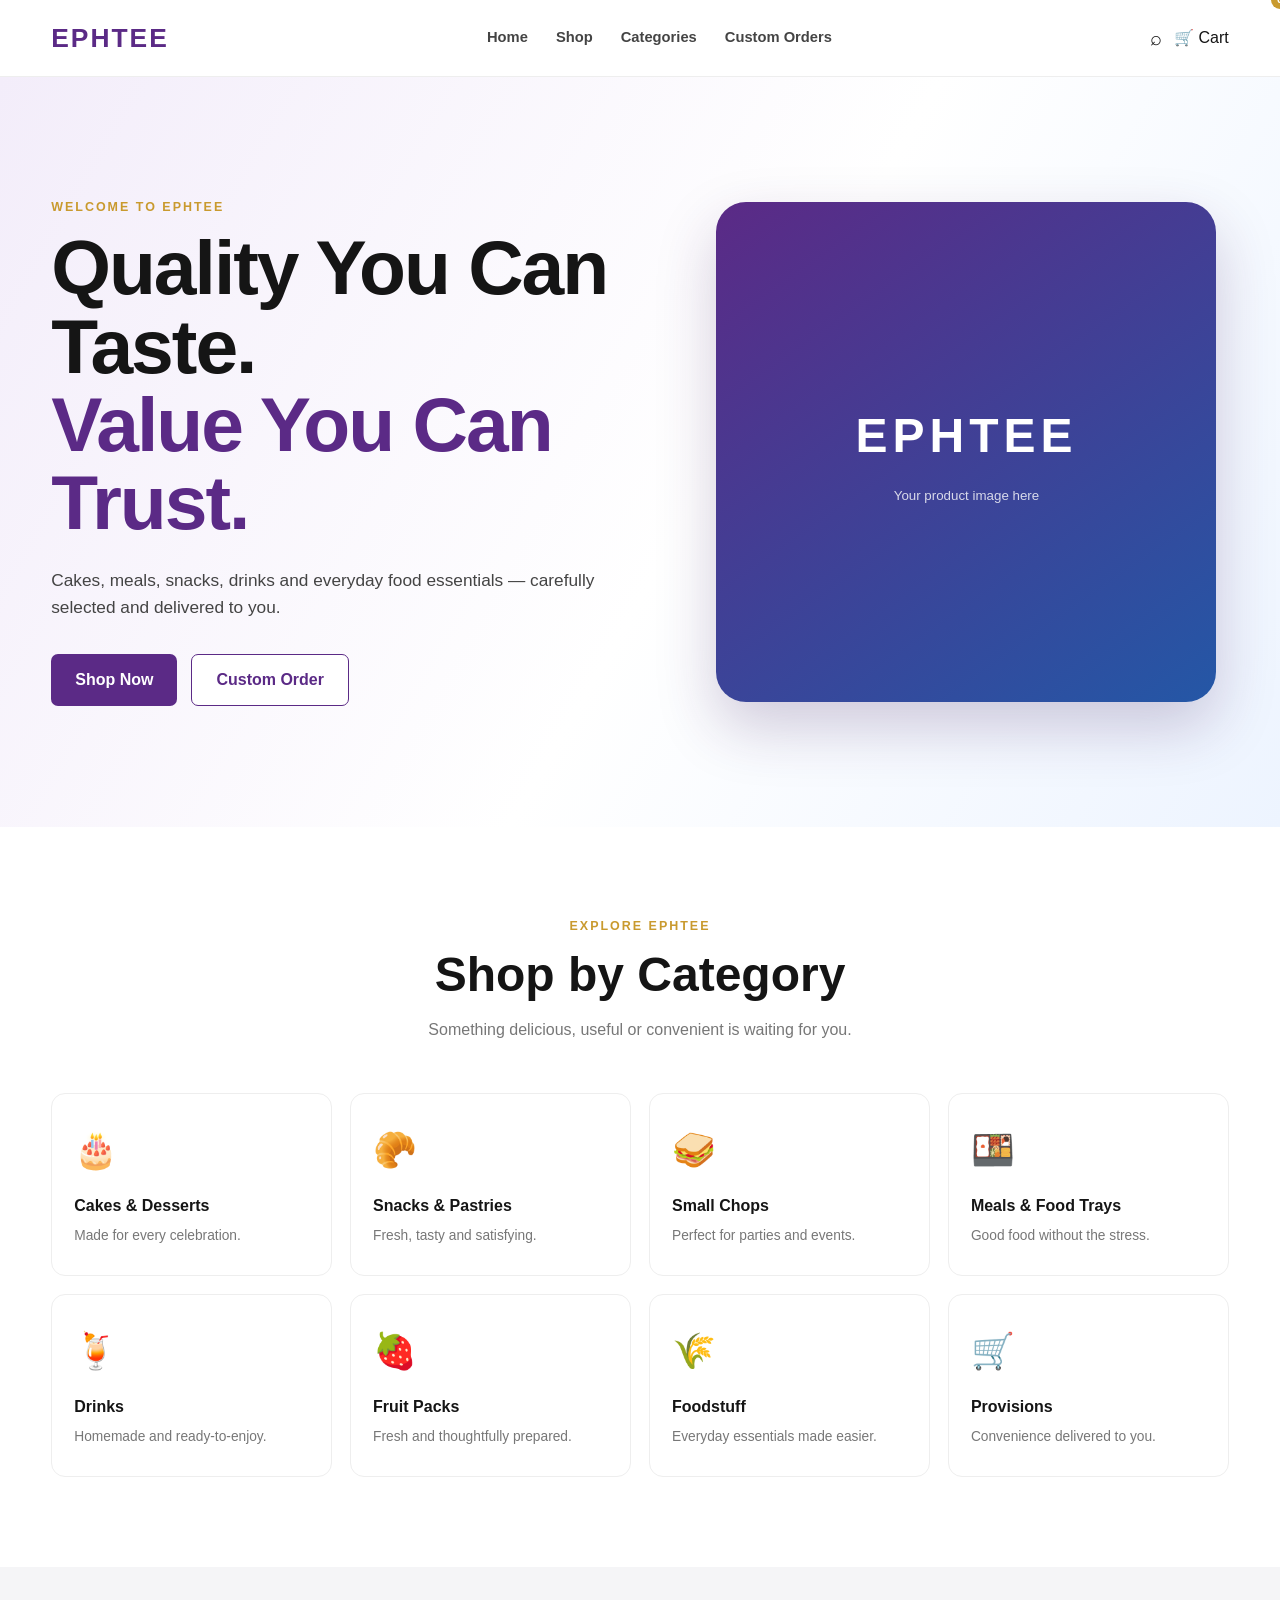
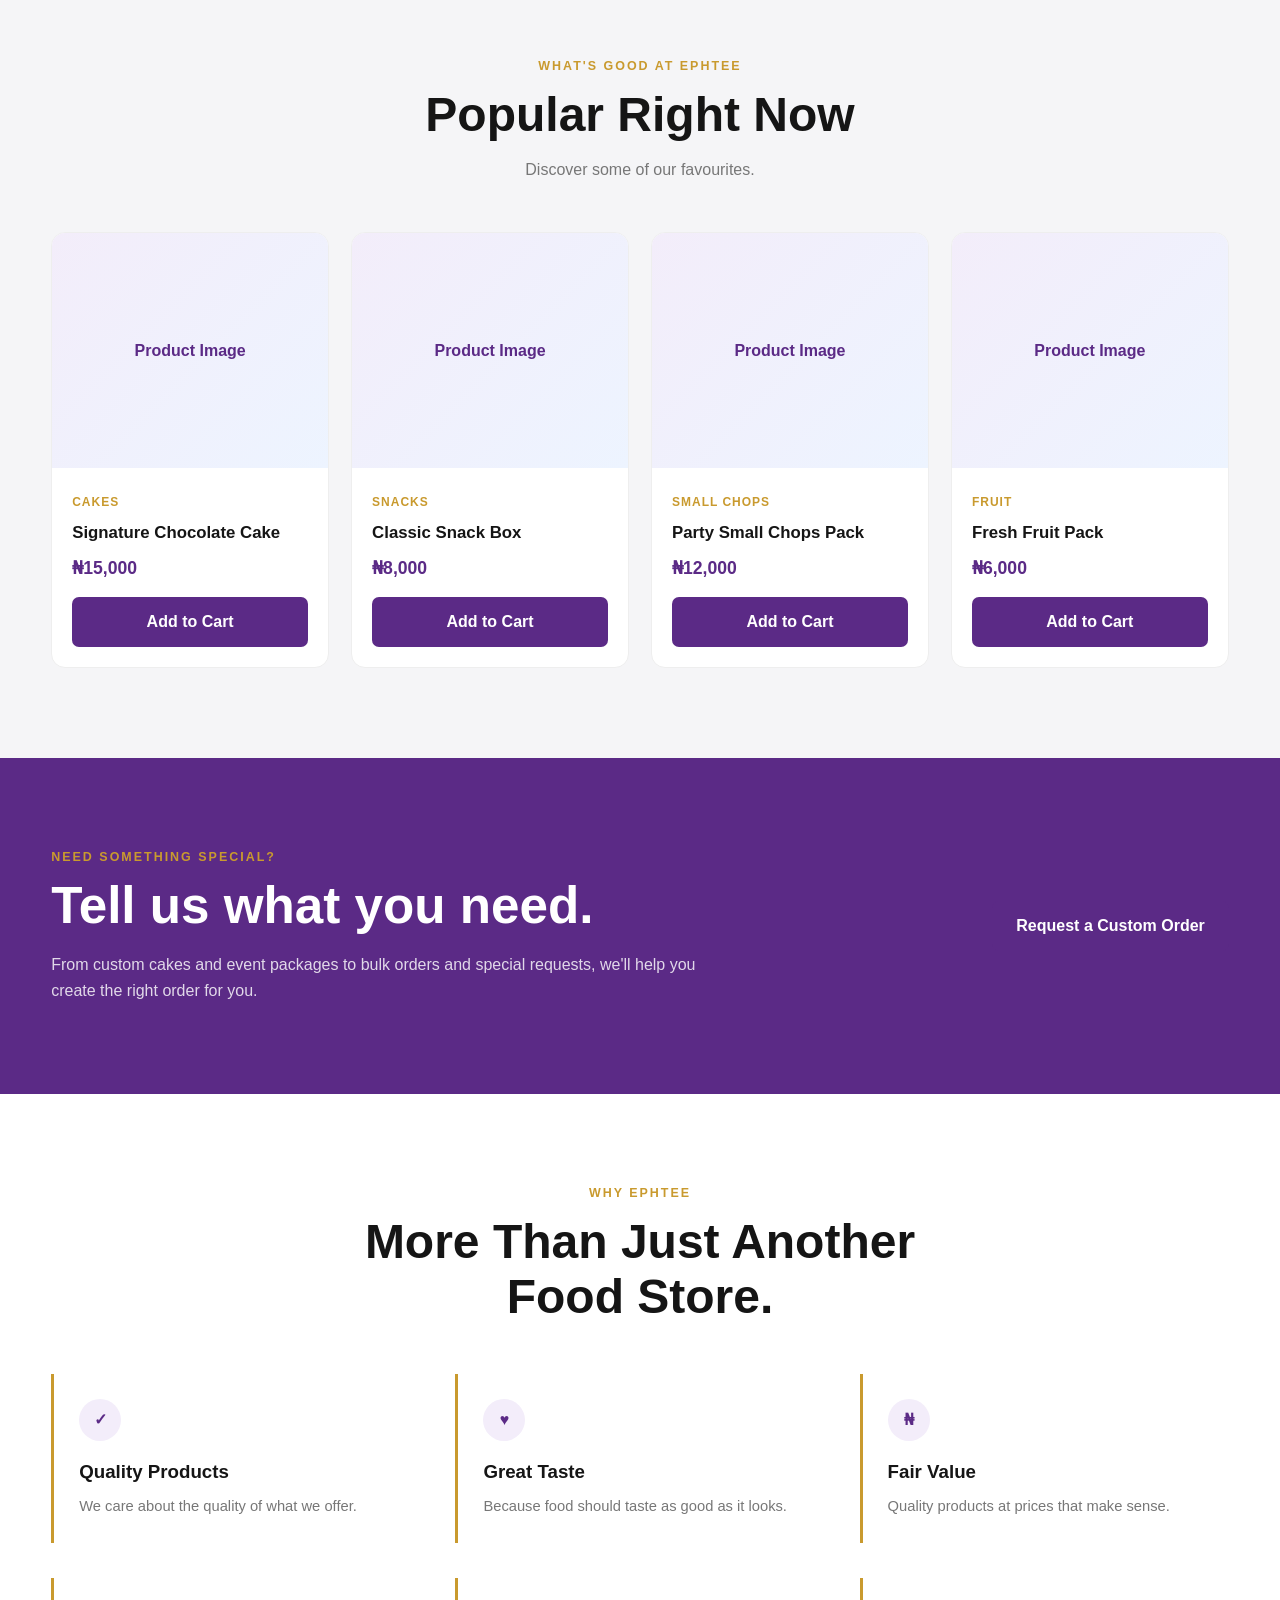
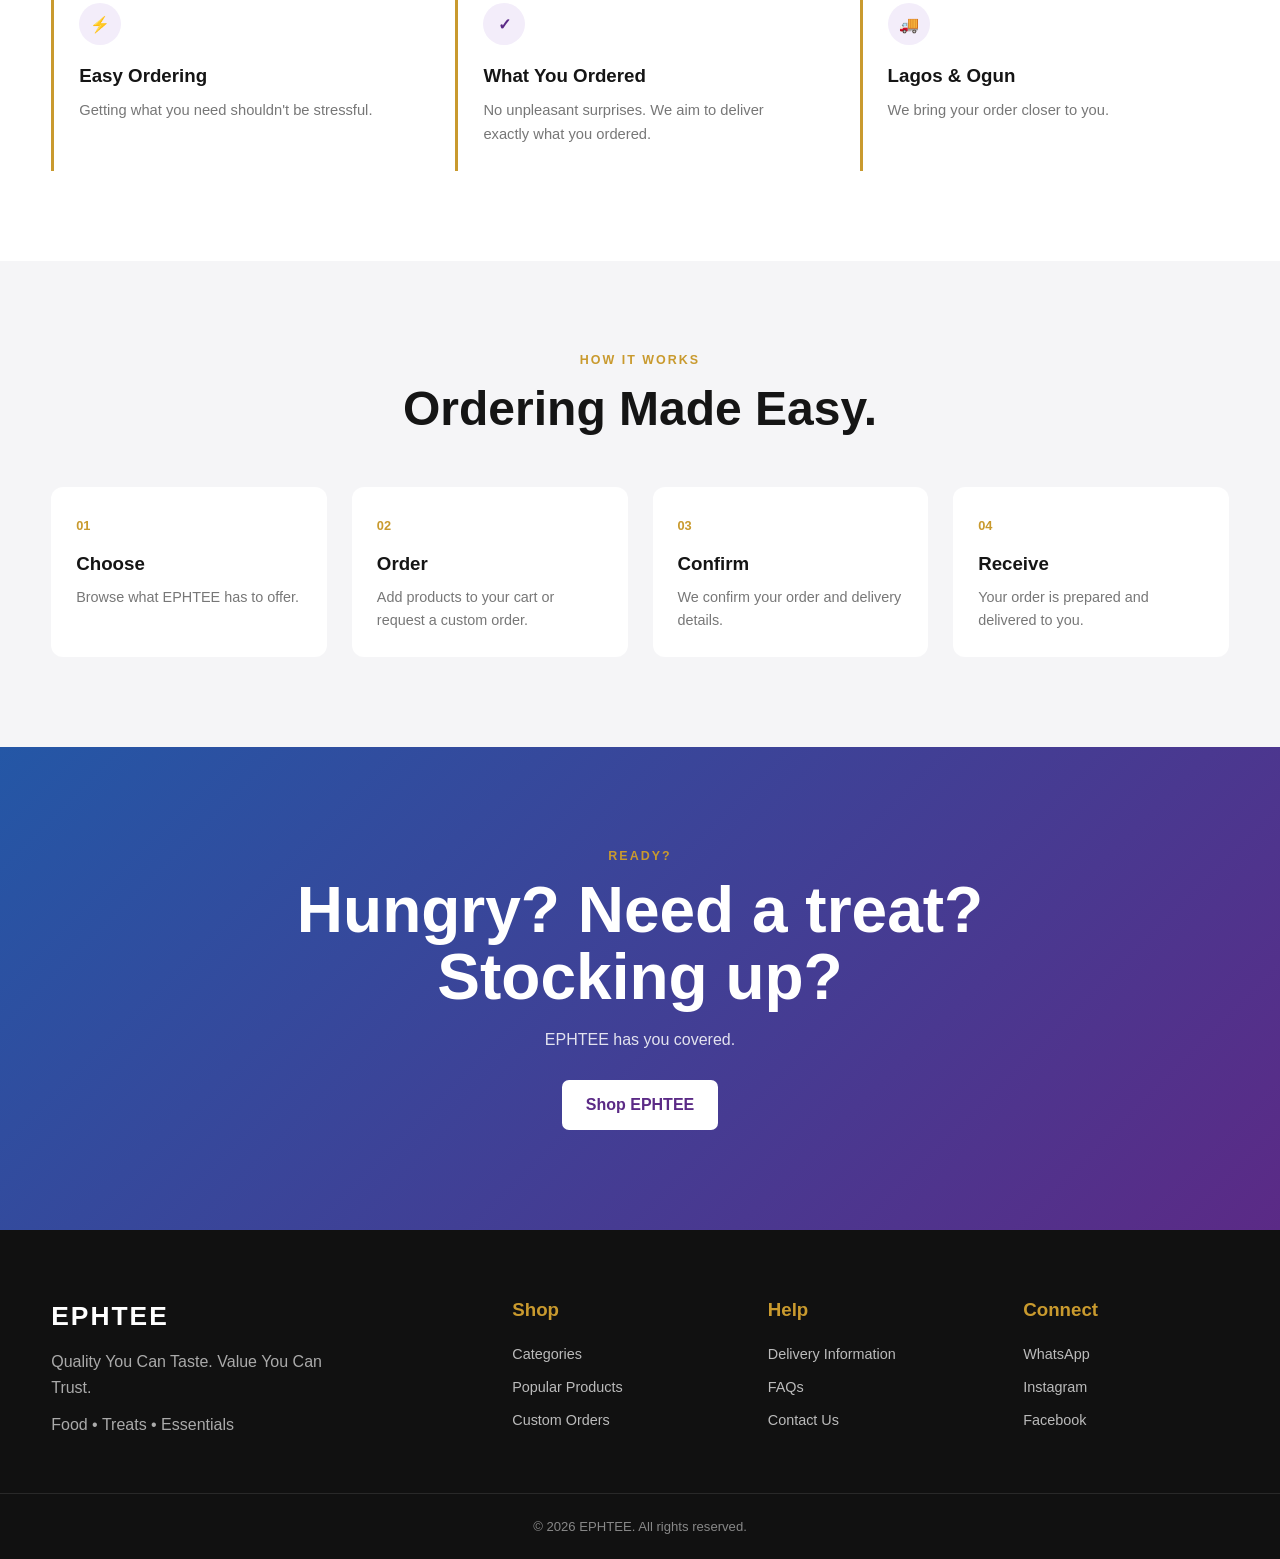
<file: index.html>
<!DOCTYPE html>
<html lang="en">
<head>
    <meta charset="UTF-8">
    <meta name="viewport" content="width=device-width, initial-scale=1.0">

    <title>EPHTEE | Quality You Can Taste. Value You Can Trust.</title>

    <link rel="stylesheet" href="css/style.css">
</head>

<body>

    <!-- HEADER -->
    <header class="header">
        <div class="container header-content">

            <a href="index.html" class="logo">EPHTEE</a>

            <nav class="nav">
                <a href="#home">Home</a>
                <a href="shop.html">Shop</a>
                <a href="#categories">Categories</a>
                <a href="custom-order.html">Custom Orders</a>
            </nav>

            <div class="header-actions">
                <button class="search-btn" aria-label="Search">⌕</button>
                <a href="cart.html" class="cart-button">
                    
                 🛒 Cart
                    
                  <span class="cart-count">
                 0
                 </span>
                    
                </a>
            </div>

        </div>
    </header>


    <main>

        <!-- HERO SECTION -->
        <section id="home" class="hero">
            <div class="container hero-content">

                <div class="hero-text">

                    <p class="eyebrow">WELCOME TO EPHTEE</p>

                    <h1>
                        Quality You Can Taste.
                        <span>Value You Can Trust.</span>
                    </h1>

                    <p class="hero-description">
                        Cakes, meals, snacks, drinks and everyday food
                        essentials — carefully selected and delivered to you.
                    </p>

                    <div class="hero-buttons">
                        <a href="shop.html" class="btn btn-primary">
                            Shop Now
                        </a>

                        <a href="custom-order.html" class="btn btn-secondary">
                    Custom Order
                    </a>
                    </div>

                </div>

                <div class="hero-image">
                    <div class="image-placeholder">
                        <span>EPHTEE</span>
                        <small>Your product image here</small>
                    </div>
                </div>

            </div>
        </section>


        <!-- CATEGORIES -->
        <section id="categories" class="categories section">

            <div class="container">

                <div class="section-heading">
                    <p class="eyebrow">EXPLORE EPHTEE</p>
                    <h2>Shop by Category</h2>
                    <p>
                        Something delicious, useful or convenient
                        is waiting for you.
                    </p>
                </div>


                <div class="category-grid">

                    <a href="#shop" class="category-card">
                        <div class="category-icon">🎂</div>
                        <h3>Cakes & Desserts</h3>
                        <p>Made for every celebration.</p>
                    </a>

                    <a href="#shop" class="category-card">
                        <div class="category-icon">🥐</div>
                        <h3>Snacks & Pastries</h3>
                        <p>Fresh, tasty and satisfying.</p>
                    </a>

                    <a href="#shop" class="category-card">
                        <div class="category-icon">🥪</div>
                        <h3>Small Chops</h3>
                        <p>Perfect for parties and events.</p>
                    </a>

                    <a href="#shop" class="category-card">
                        <div class="category-icon">🍱</div>
                        <h3>Meals & Food Trays</h3>
                        <p>Good food without the stress.</p>
                    </a>

                    <a href="#shop" class="category-card">
                        <div class="category-icon">🍹</div>
                        <h3>Drinks</h3>
                        <p>Homemade and ready-to-enjoy.</p>
                    </a>

                    <a href="#shop" class="category-card">
                        <div class="category-icon">🍓</div>
                        <h3>Fruit Packs</h3>
                        <p>Fresh and thoughtfully prepared.</p>
                    </a>

                    <a href="#shop" class="category-card">
                        <div class="category-icon">🌾</div>
                        <h3>Foodstuff</h3>
                        <p>Everyday essentials made easier.</p>
                    </a>

                    <a href="#shop" class="category-card">
                        <div class="category-icon">🛒</div>
                        <h3>Provisions</h3>
                        <p>Convenience delivered to you.</p>
                    </a>

                </div>

            </div>

        </section>


        <!-- FEATURED PRODUCTS -->
        <section id="shop" class="products section">

            <div class="container">

                <div class="section-heading">
                    <p class="eyebrow">WHAT'S GOOD AT EPHTEE</p>
                    <h2>Popular Right Now</h2>
                    <p>
                        Discover some of our favourites.
                    </p>
                </div>


                <div class="product-grid">

                    <article class="product-card">

                        <div class="product-image">
                            <span>Product Image</span>
                        </div>

                        <div class="product-info">
                            <span class="product-category">Cakes</span>

                            <h3>Signature Chocolate Cake</h3>

                            <p class="product-price">
                                ₦15,000
                            </p>

                            <button class="btn btn-product">
                                Add to Cart
                            </button>
                        </div>

                    </article>


                    <article class="product-card">

                        <div class="product-image">
                            <span>Product Image</span>
                        </div>

                        <div class="product-info">
                            <span class="product-category">Snacks</span>

                            <h3>Classic Snack Box</h3>

                            <p class="product-price">
                                ₦8,000
                            </p>

                            <button class="btn btn-product">
                                Add to Cart
                            </button>
                        </div>

                    </article>


                    <article class="product-card">

                        <div class="product-image">
                            <span>Product Image</span>
                        </div>

                        <div class="product-info">
                            <span class="product-category">Small Chops</span>

                            <h3>Party Small Chops Pack</h3>

                            <p class="product-price">
                                ₦12,000
                            </p>

                            <button class="btn btn-product">
                                Add to Cart
                            </button>
                        </div>

                    </article>


                    <article class="product-card">

                        <div class="product-image">
                            <span>Product Image</span>
                        </div>

                        <div class="product-info">
                            <span class="product-category">Fruit</span>

                            <h3>Fresh Fruit Pack</h3>

                            <p class="product-price">
                                ₦6,000
                            </p>

                            <button class="btn btn-product">
                                Add to Cart
                            </button>
                        </div>

                    </article>

                </div>

            </div>

        </section>


        <!-- CUSTOM ORDERS -->
        <section id="custom-order" class="custom-order section">

            <div class="container custom-order-content">

                <div>
                    <p class="eyebrow">NEED SOMETHING SPECIAL?</p>

                    <h2>
                        Tell us what you need.
                    </h2>

                    <p>
                        From custom cakes and event packages to bulk
                        orders and special requests, we'll help you
                        create the right order for you.
                    </p>
                </div>

                <a href="custom-order.html" class="btn btn-primary">
                 Request a Custom Order
                </a>

            </div>

        </section>


        <!-- WHY EPHTEE -->
        <section class="why-ephtee section">

            <div class="container">

                <div class="section-heading">
                    <p class="eyebrow">WHY EPHTEE</p>
                    <h2>More Than Just Another Food Store.</h2>
                </div>


                <div class="benefits-grid">

                    <div class="benefit">
                        <div class="benefit-icon">✓</div>
                        <h3>Quality Products</h3>
                        <p>
                            We care about the quality of what we offer.
                        </p>
                    </div>

                    <div class="benefit">
                        <div class="benefit-icon">♥</div>
                        <h3>Great Taste</h3>
                        <p>
                            Because food should taste as good as it looks.
                        </p>
                    </div>

                    <div class="benefit">
                        <div class="benefit-icon">₦</div>
                        <h3>Fair Value</h3>
                        <p>
                            Quality products at prices that make sense.
                        </p>
                    </div>

                    <div class="benefit">
                        <div class="benefit-icon">⚡</div>
                        <h3>Easy Ordering</h3>
                        <p>
                            Getting what you need shouldn't be stressful.
                        </p>
                    </div>

                    <div class="benefit">
                        <div class="benefit-icon">✓</div>
                        <h3>What You Ordered</h3>
                        <p>
                            No unpleasant surprises. We aim to deliver
                            exactly what you ordered.
                        </p>
                    </div>

                    <div class="benefit">
                        <div class="benefit-icon">🚚</div>
                        <h3>Lagos & Ogun</h3>
                        <p>
                            We bring your order closer to you.
                        </p>
                    </div>

                </div>

            </div>

        </section>


        <!-- HOW IT WORKS -->
        <section class="how-it-works section">

            <div class="container">

                <div class="section-heading">
                    <p class="eyebrow">HOW IT WORKS</p>
                    <h2>Ordering Made Easy.</h2>
                </div>


                <div class="steps">

                    <div class="step">
                        <span>01</span>
                        <h3>Choose</h3>
                        <p>Browse what EPHTEE has to offer.</p>
                    </div>

                    <div class="step">
                        <span>02</span>
                        <h3>Order</h3>
                        <p>Add products to your cart or request a custom order.</p>
                    </div>

                    <div class="step">
                        <span>03</span>
                        <h3>Confirm</h3>
                        <p>We confirm your order and delivery details.</p>
                    </div>

                    <div class="step">
                        <span>04</span>
                        <h3>Receive</h3>
                        <p>Your order is prepared and delivered to you.</p>
                    </div>

                </div>

            </div>

        </section>


        <!-- FINAL CTA -->
        <section class="final-cta">

            <div class="container">

                <p class="eyebrow">READY?</p>

                <h2>
                    Hungry? Need a treat?
                    <br>
                    Stocking up?
                </h2>

                <p>
                    EPHTEE has you covered.
                </p>

                <a href="#shop" class="btn btn-light">
                    Shop EPHTEE
                </a>

            </div>

        </section>

    </main>


    <!-- FOOTER -->
    <footer class="footer">

        <div class="container footer-content">

            <div class="footer-brand">

                <a href="index.html" class="logo">EPHTEE</a>

                <p>
                    Quality You Can Taste.
                    Value You Can Trust.
                </p>

                <p>
                    Food • Treats • Essentials
                </p>

            </div>


            <div class="footer-links">

                <h3>Shop</h3>

                <a href="#categories">Categories</a>
                <a href="#shop">Popular Products</a>
                <a href="#custom-order">Custom Orders</a>

            </div>


            <div class="footer-links">

                <h3>Help</h3>

                <a href="#">Delivery Information</a>
                <a href="#">FAQs</a>
                <a href="#">Contact Us</a>

            </div>


            <div class="footer-links">

                <h3>Connect</h3>

                <a href="#">WhatsApp</a>
                <a href="#">Instagram</a>
                <a href="#">Facebook</a>

            </div>

        </div>


        <div class="footer-bottom">

            <p>
                © 2026 EPHTEE. All rights reserved.
            </p>

        </div>

    </footer>


    <script src="js/script.js"></script>

</body>
</html>
</file>
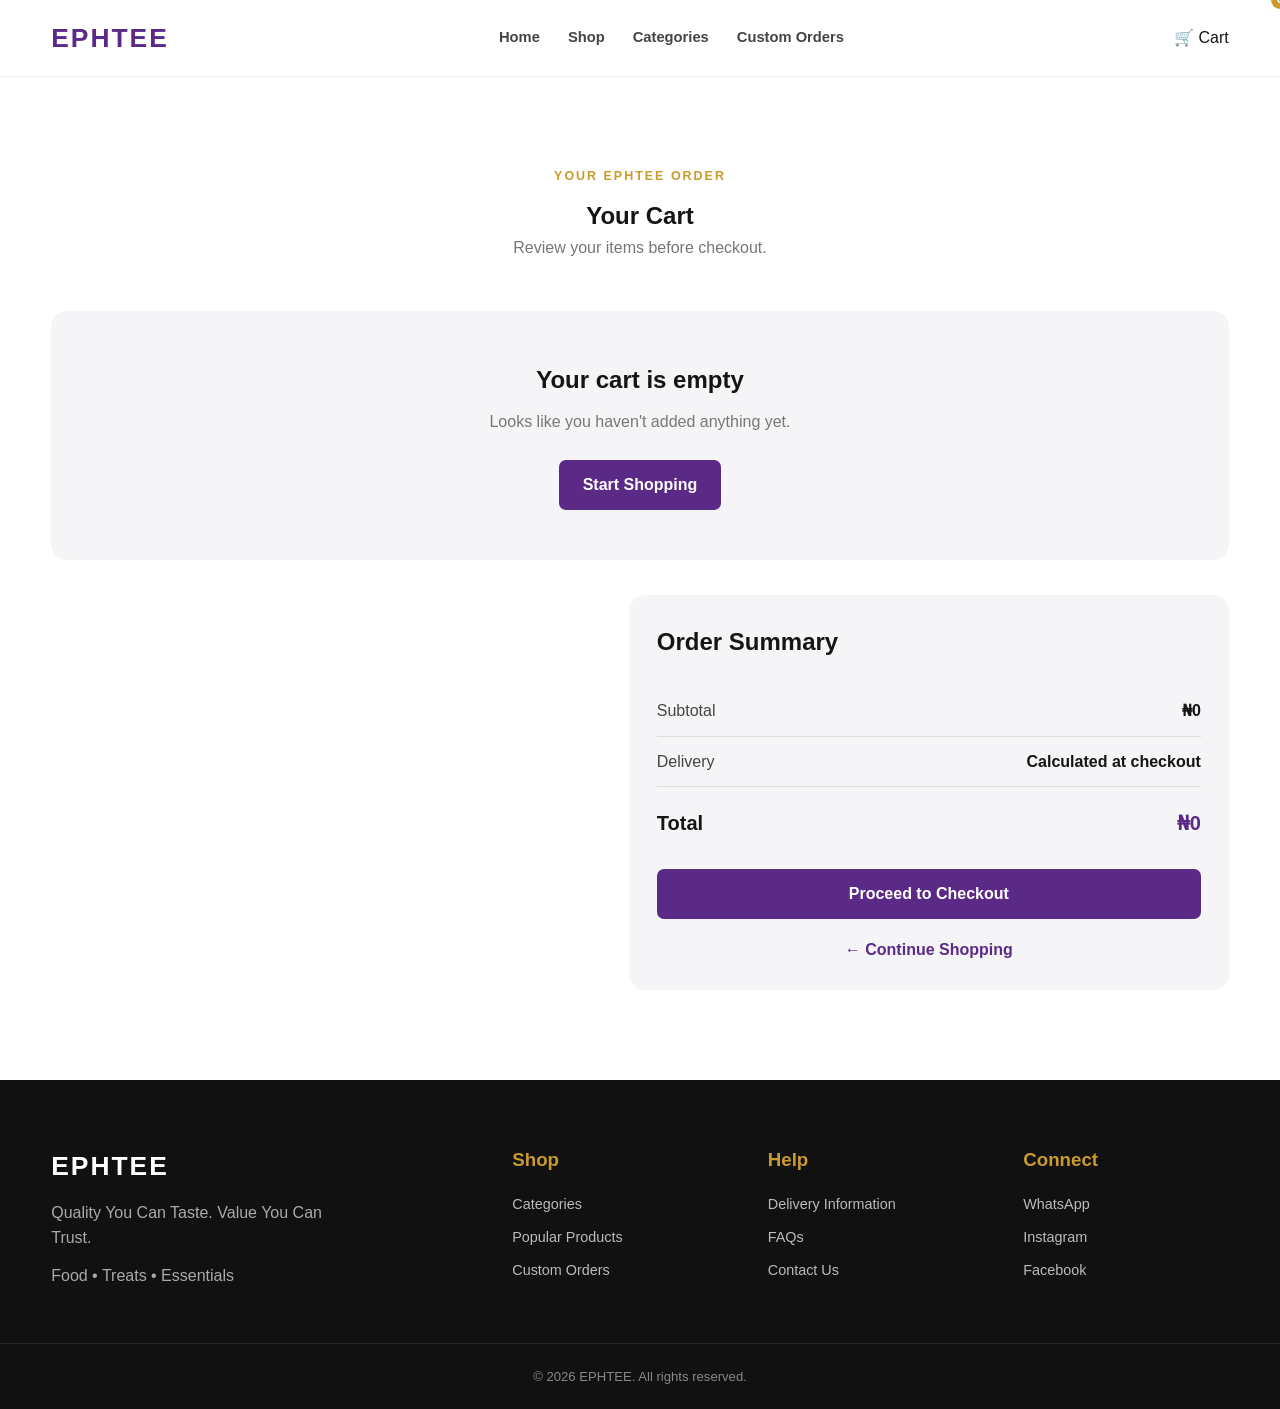
<file: cart.html>
<!DOCTYPE html>
<html lang="en">

<head>

    <meta charset="UTF-8">

    <meta name="viewport"
          content="width=device-width, initial-scale=1.0">

    <title>EPHTEE | Your Cart</title>

    <link rel="stylesheet" href="css/style.css">

</head>


<body>


    <!-- HEADER -->
    <header class="header">

        <div class="container header-content">

            <a href="index.html" class="logo">
                EPHTEE
            </a>


            <nav class="nav">

                <a href="index.html">Home</a>

                <a href="index.html#shop">Shop</a>

                <a href="index.html#categories">
                    Categories
                </a>

                <a href="index.html#custom-order">
                    Custom Orders
                </a>

            </nav>


            <a href="cart.html" class="cart-button">

                🛒 Cart

                <span class="cart-count">
                    0
                </span>

            </a>

        </div>

    </header>



    <!-- CART PAGE -->
    <main>

        <section class="cart-page section">

            <div class="container">


                <div class="section-heading">

                    <p class="eyebrow">
                        YOUR EPHTEE ORDER
                    </p>

                    <h1>
                        Your Cart
                    </h1>

                    <p>
                        Review your items before checkout.
                    </p>

                </div>



                <!-- CART ITEMS -->

                <div id="cart-items">

                    <!-- JavaScript will display cart items here -->

                </div>



                <!-- CART SUMMARY -->

                <div class="cart-summary">

                    <h2>
                        Order Summary
                    </h2>


                    <div class="cart-summary-row">

                        <span>
                            Subtotal
                        </span>

                        <strong id="cart-subtotal">
                            ₦0
                        </strong>

                    </div>


                    <div class="cart-summary-row">

                        <span>
                            Delivery
                        </span>

                        <strong>
                            Calculated at checkout
                        </strong>

                    </div>


                    <div class="cart-summary-total">

                        <span>
                            Total
                        </span>

                        <strong id="cart-total">
                            ₦0
                        </strong>

                    </div>


                    <a
                    href="checkout.html"
                  class="btn btn-primary"
                 id="checkout-button">

                   Proceed to Checkout

                    </a>


                    <a
                        href="index.html#shop"
                        class="continue-shopping">

                        ← Continue Shopping

                    </a>

                </div>


            </div>

        </section>

    </main>



    <!-- FOOTER -->
    <footer class="footer">

        <div class="container footer-content">


            <div class="footer-brand">

                <a href="index.html" class="logo">
                    EPHTEE
                </a>

                <p>
                    Quality You Can Taste.
                    Value You Can Trust.
                </p>

                <p>
                    Food • Treats • Essentials
                </p>

            </div>


            <div class="footer-links">

                <h3>Shop</h3>

                <a href="index.html#categories">
                    Categories
                </a>

                <a href="index.html#shop">
                    Popular Products
                </a>

                <a href="index.html#custom-order">
                    Custom Orders
                </a>

            </div>


            <div class="footer-links">

                <h3>Help</h3>

                <a href="#">
                    Delivery Information
                </a>

                <a href="#">
                    FAQs
                </a>

                <a href="#">
                    Contact Us
                </a>

            </div>


            <div class="footer-links">

                <h3>Connect</h3>

                <a href="#">
                    WhatsApp
                </a>

                <a href="#">
                    Instagram
                </a>

                <a href="#">
                    Facebook
                </a>

            </div>

        </div>


        <div class="footer-bottom">

            <p>
                © 2026 EPHTEE. All rights reserved.
            </p>

        </div>

    </footer>



    <script src="js/script.js"></script>

</body>

</html>
</file>
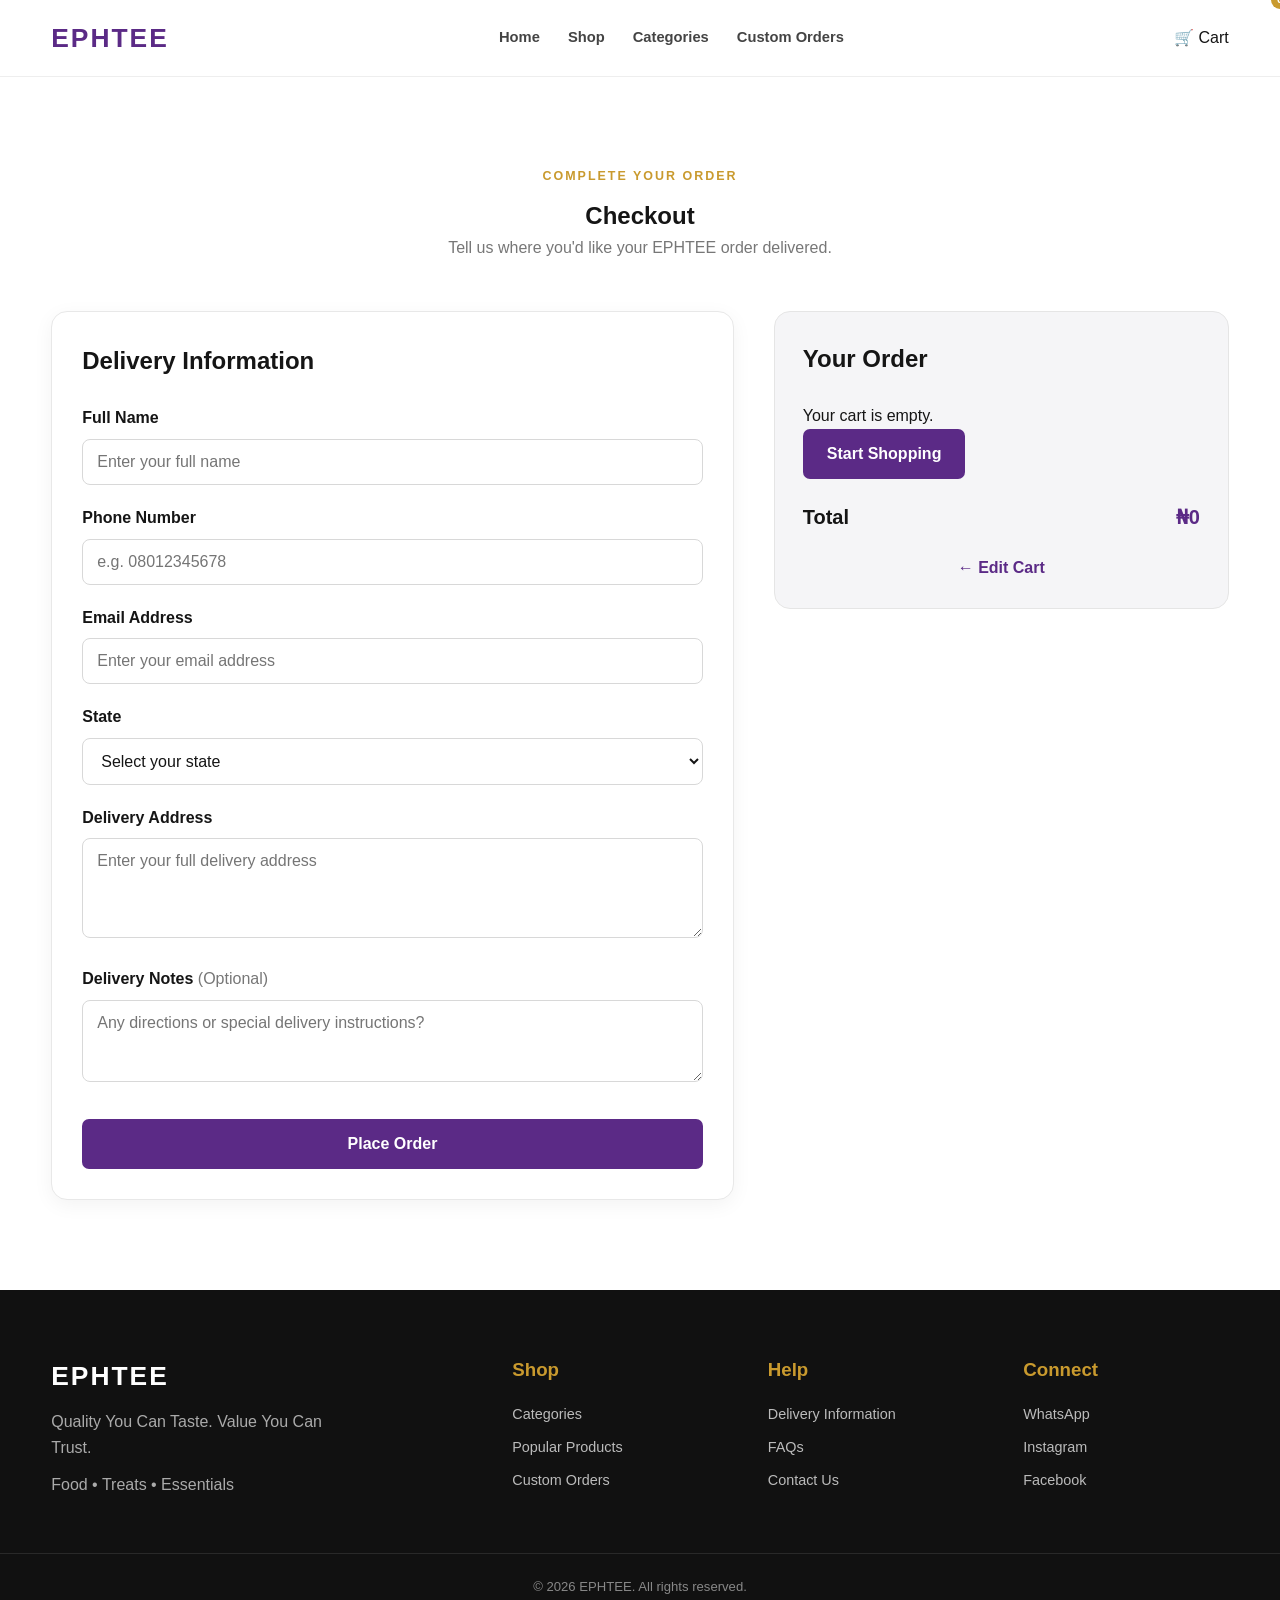
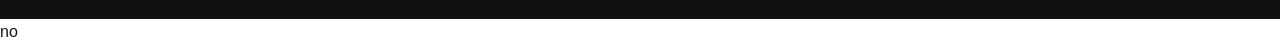
<file: checkout.html>
<!DOCTYPE html>
<html lang="en">

<head>

    <meta charset="UTF-8">

    <meta name="viewport"
          content="width=device-width, initial-scale=1.0">

    <title>EPHTEE | Checkout</title>

    <link rel="stylesheet" href="css/style.css">

</head>


<body>


    <!-- HEADER -->
    <header class="header">

        <div class="container header-content">

            <a href="index.html" class="logo">
                EPHTEE
            </a>


            <nav class="nav">

                <a href="index.html">Home</a>

                <a href="index.html#shop">Shop</a>

                <a href="index.html#categories">
                    Categories
                </a>

                <a href="index.html#custom-order">
                    Custom Orders
                </a>

            </nav>


            <a href="cart.html" class="cart-button">

                🛒 Cart

                <span class="cart-count">
                    0
                </span>

            </a>

        </div>

    </header>



    <!-- CHECKOUT -->
    <main>

        <section class="checkout-page section">

            <div class="container">


                <div class="section-heading">

                    <p class="eyebrow">
                        COMPLETE YOUR ORDER
                    </p>

                    <h1>
                        Checkout
                    </h1>

                    <p>
                        Tell us where you'd like your
                        EPHTEE order delivered.
                    </p>

                </div>



                <div class="checkout-layout">


                    <!-- CUSTOMER DETAILS -->

                    <div class="checkout-form-container">

                        <h2>
                            Delivery Information
                        </h2>


                        <form id="checkout-form">


                            <div class="form-group">

                                <label for="full-name">
                                    Full Name
                                </label>

                                <input
                                    type="text"
                                    id="full-name"
                                    name="fullName"
                                    placeholder="Enter your full name"
                                    required>

                            </div>



                            <div class="form-group">

                                <label for="phone">
                                    Phone Number
                                </label>

                                <input
                                    type="tel"
                                    id="phone"
                                    name="phone"
                                    placeholder="e.g. 08012345678"
                                    required>

                            </div>



                            <div class="form-group">

                                <label for="email">
                                    Email Address
                                </label>

                                <input
                                    type="email"
                                    id="email"
                                    name="email"
                                    placeholder="Enter your email address"
                                    required>

                            </div>



                            <div class="form-group">

                                <label for="state">
                                    State
                                </label>

                                <select
                                    id="state"
                                    name="state"
                                    required>

                                    <option value="">
                                        Select your state
                                    </option>

                                    <option value="Lagos">
                                        Lagos
                                    </option>

                                    <option value="Ogun">
                                        Ogun
                                    </option>

                                </select>

                            </div>



                            <div class="form-group">

                                <label for="address">
                                    Delivery Address
                                </label>

                                <textarea
                                    id="address"
                                    name="address"
                                    rows="4"
                                    placeholder="Enter your full delivery address"
                                    required></textarea>

                            </div>



                            <div class="form-group">

                                <label for="delivery-notes">
                                    Delivery Notes
                                    <span>(Optional)</span>
                                </label>

                                <textarea
                                    id="delivery-notes"
                                    name="deliveryNotes"
                                    rows="3"
                                    placeholder="Any directions or special delivery instructions?"></textarea>

                            </div>


                            <button
                                type="submit"
                                class="btn btn-primary checkout-submit">

                                Place Order

                            </button>


                        </form>

                    </div>



                    <!-- ORDER SUMMARY -->

                    <aside class="checkout-summary">

                        <h2>
                            Your Order
                        </h2>


                        <div id="checkout-items">

                            <!-- JavaScript will insert items here -->

                        </div>


                        <div class="checkout-summary-total">

                            <span>
                                Total
                            </span>

                            <strong id="checkout-total">
                                ₦0
                            </strong>

                        </div>


                        <a
                            href="cart.html"
                            class="edit-cart">

                            ← Edit Cart

                        </a>

                    </aside>


                </div>

            </div>

        </section>

    </main>



    <!-- FOOTER -->
    <footer class="footer">

        <div class="container footer-content">


            <div class="footer-brand">

                <a href="index.html" class="logo">
                    EPHTEE
                </a>

                <p>
                    Quality You Can Taste.
                    Value You Can Trust.
                </p>

                <p>
                    Food • Treats • Essentials
                </p>

            </div>


            <div class="footer-links">

                <h3>Shop</h3>

                <a href="index.html#categories">
                    Categories
                </a>

                <a href="index.html#shop">
                    Popular Products
                </a>

                <a href="index.html#custom-order">
                    Custom Orders
                </a>

            </div>


            <div class="footer-links">

                <h3>Help</h3>

                <a href="#">
                    Delivery Information
                </a>

                <a href="#">
                    FAQs
                </a>

                <a href="#">
                    Contact Us
                </a>

            </div>


            <div class="footer-links">

                <h3>Connect</h3>

                <a href="#">
                    WhatsApp
                </a>

                <a href="#">
                    Instagram
                </a>

                <a href="#">
                    Facebook
                </a>

            </div>

        </div>


        <div class="footer-bottom">

            <p>
                © 2026 EPHTEE. All rights reserved.
            </p>

        </div>

    </footer>



    <script src="js/script.js"></script>

</body>

</html>no
</file>
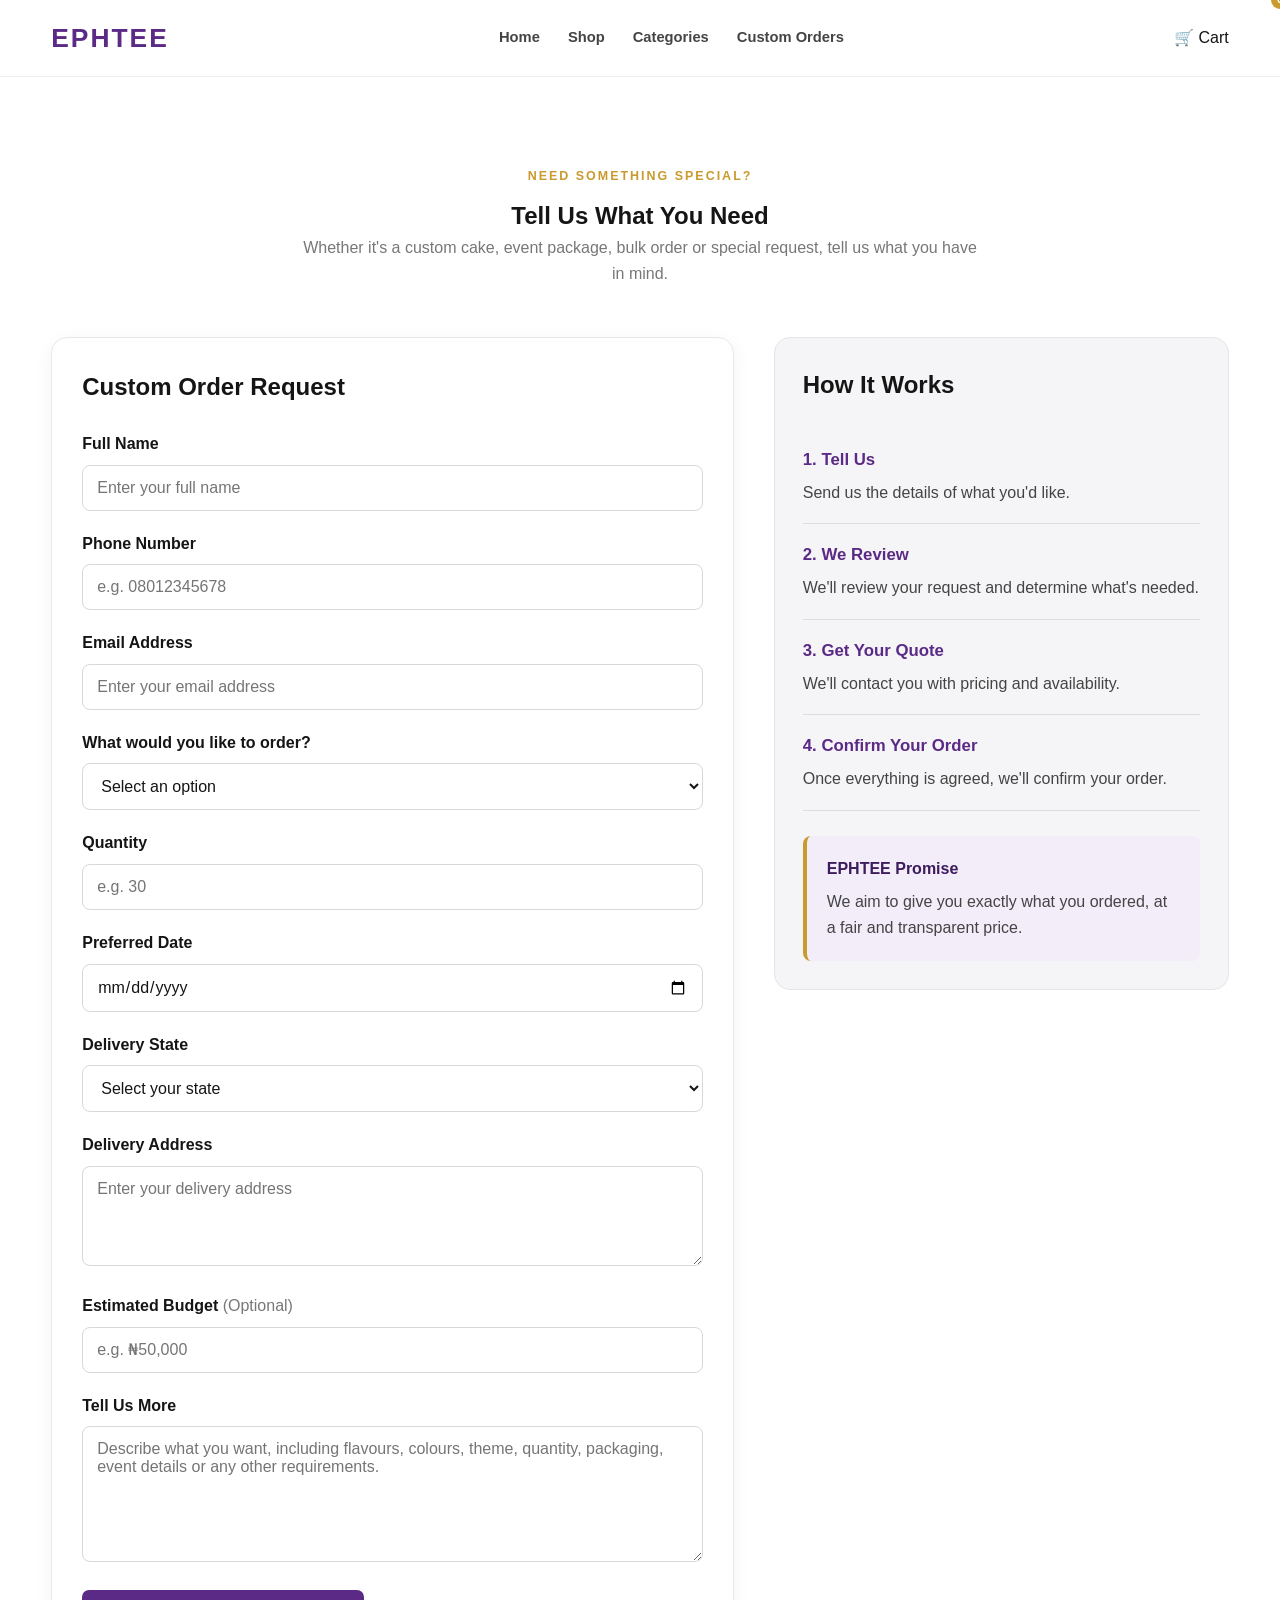
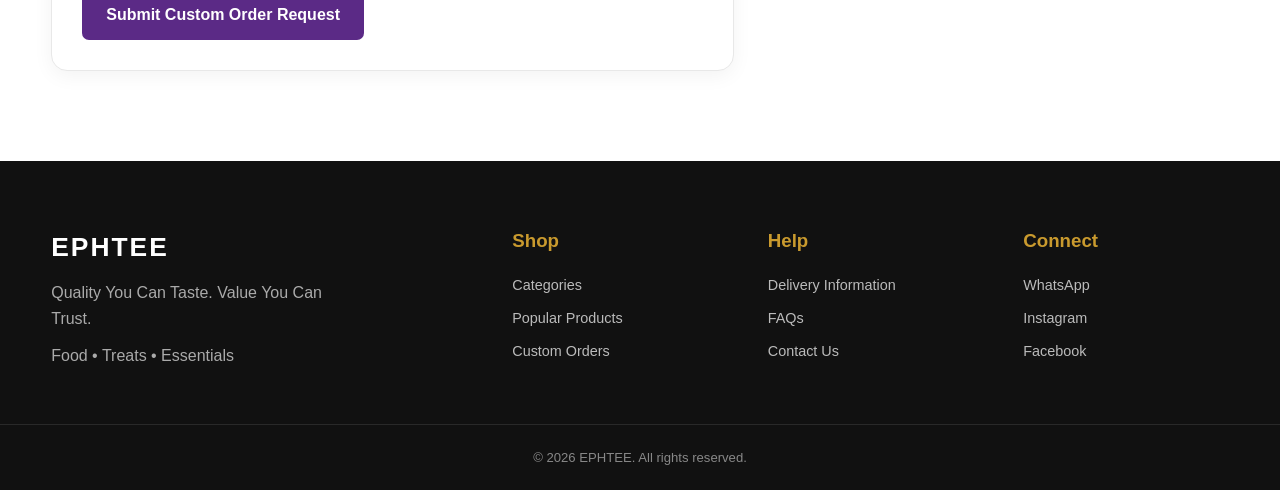
<file: custom-order.html>
<!DOCTYPE html>
<html lang="en">

<head>

    <meta charset="UTF-8">

    <meta name="viewport"
          content="width=device-width, initial-scale=1.0">

    <title>EPHTEE | Custom Order</title>

    <link rel="stylesheet" href="css/style.css">

</head>


<body>


    <!-- HEADER -->
    <header class="header">

        <div class="container header-content">

            <a href="index.html" class="logo">
                EPHTEE
            </a>


            <nav class="nav">

                <a href="index.html">Home</a>

                <a href="index.html#shop">Shop</a>

                <a href="index.html#categories">
                    Categories
                </a>

                <a href="custom-order.html">
                    Custom Orders
                </a>

            </nav>


            <a href="cart.html" class="cart-button">

                🛒 Cart

                <span class="cart-count">
                    0
                </span>

            </a>

        </div>

    </header>



    <!-- CUSTOM ORDER -->
    <main>

        <section class="custom-order-page section">

            <div class="container">


                <div class="section-heading">

                    <p class="eyebrow">
                        NEED SOMETHING SPECIAL?
                    </p>

                    <h1>
                        Tell Us What You Need
                    </h1>

                    <p>
                        Whether it's a custom cake, event package,
                        bulk order or special request, tell us
                        what you have in mind.
                    </p>

                </div>



                <div class="custom-order-layout">


                    <!-- FORM -->

                    <div class="custom-order-form-container">

                        <h2>
                            Custom Order Request
                        </h2>


                        <form id="custom-order-form">


                            <div class="form-group">

                                <label for="custom-name">
                                    Full Name
                                </label>

                                <input
                                    type="text"
                                    id="custom-name"
                                    name="name"
                                    placeholder="Enter your full name"
                                    required>

                            </div>



                            <div class="form-group">

                                <label for="custom-phone">
                                    Phone Number
                                </label>

                                <input
                                    type="tel"
                                    id="custom-phone"
                                    name="phone"
                                    placeholder="e.g. 08012345678"
                                    required>

                            </div>



                            <div class="form-group">

                                <label for="custom-email">
                                    Email Address
                                </label>

                                <input
                                    type="email"
                                    id="custom-email"
                                    name="email"
                                    placeholder="Enter your email address"
                                    required>

                            </div>



                            <div class="form-group">

                                <label for="order-type">
                                    What would you like to order?
                                </label>

                                <select
                                    id="order-type"
                                    name="orderType"
                                    required>

                                    <option value="">
                                        Select an option
                                    </option>

                                    <option value="Custom Cake">
                                        Custom Cake
                                    </option>

                                    <option value="Snacks">
                                        Snacks & Pastries
                                    </option>

                                    <option value="Small Chops">
                                        Small Chops
                                    </option>

                                    <option value="Meals">
                                        Meals / Food Trays
                                    </option>

                                    <option value="Drinks">
                                        Drinks
                                    </option>

                                    <option value="Fruit Packs">
                                        Fruit Packs
                                    </option>

                                    <option value="Foodstuff">
                                        Foodstuff / Provisions
                                    </option>

                                    <option value="Bulk Order">
                                        Bulk Order
                                    </option>

                                    <option value="Event Package">
                                        Event Package
                                    </option>

                                    <option value="Other">
                                        Other
                                    </option>

                                </select>

                            </div>



                            <div class="form-group">

                                <label for="quantity">
                                    Quantity
                                </label>

                                <input
                                    type="number"
                                    id="quantity"
                                    name="quantity"
                                    min="1"
                                    placeholder="e.g. 30">

                            </div>



                            <div class="form-group">

                                <label for="preferred-date">
                                    Preferred Date
                                </label>

                                <input
                                    type="date"
                                    id="preferred-date"
                                    name="preferredDate"
                                    required>

                            </div>



                            <div class="form-group">

                                <label for="custom-state">
                                    Delivery State
                                </label>

                                <select
                                    id="custom-state"
                                    name="state"
                                    required>

                                    <option value="">
                                        Select your state
                                    </option>

                                    <option value="Lagos">
                                        Lagos
                                    </option>

                                    <option value="Ogun">
                                        Ogun
                                    </option>

                                </select>

                            </div>



                            <div class="form-group">

                                <label for="custom-address">
                                    Delivery Address
                                </label>

                                <textarea
                                    id="custom-address"
                                    name="address"
                                    rows="4"
                                    placeholder="Enter your delivery address"
                                    required></textarea>

                            </div>



                            <div class="form-group">

                                <label for="budget">
                                    Estimated Budget
                                    <span>(Optional)</span>
                                </label>

                                <input
                                    type="text"
                                    id="budget"
                                    name="budget"
                                    placeholder="e.g. ₦50,000">

                            </div>



                            <div class="form-group">

                                <label for="description">
                                    Tell Us More
                                </label>

                                <textarea
                                    id="description"
                                    name="description"
                                    rows="6"
                                    placeholder="Describe what you want, including flavours, colours, theme, quantity, packaging, event details or any other requirements."
                                    required></textarea>

                            </div>



                            <button
                                type="submit"
                                class="btn btn-primary">

                                Submit Custom Order Request

                            </button>


                        </form>

                    </div>



                    <!-- INFORMATION -->

                    <aside class="custom-order-info">

                        <h2>
                            How It Works
                        </h2>


                        <div class="custom-step">

                            <strong>
                                1. Tell Us
                            </strong>

                            <p>
                                Send us the details of what
                                you'd like.
                            </p>

                        </div>


                        <div class="custom-step">

                            <strong>
                                2. We Review
                            </strong>

                            <p>
                                We'll review your request and
                                determine what's needed.
                            </p>

                        </div>


                        <div class="custom-step">

                            <strong>
                                3. Get Your Quote
                            </strong>

                            <p>
                                We'll contact you with pricing
                                and availability.
                            </p>

                        </div>


                        <div class="custom-step">

                            <strong>
                                4. Confirm Your Order
                            </strong>

                            <p>
                                Once everything is agreed,
                                we'll confirm your order.
                            </p>

                        </div>


                        <div class="custom-order-note">

                            <strong>
                                EPHTEE Promise
                            </strong>

                            <p>
                                We aim to give you exactly
                                what you ordered, at a fair
                                and transparent price.
                            </p>

                        </div>

                    </aside>


                </div>

            </div>

        </section>

    </main>



    <!-- FOOTER -->
    <footer class="footer">

        <div class="container footer-content">


            <div class="footer-brand">

                <a href="index.html" class="logo">
                    EPHTEE
                </a>

                <p>
                    Quality You Can Taste.
                    Value You Can Trust.
                </p>

                <p>
                    Food • Treats • Essentials
                </p>

            </div>


            <div class="footer-links">

                <h3>Shop</h3>

                <a href="index.html#categories">
                    Categories
                </a>

                <a href="index.html#shop">
                    Popular Products
                </a>

                <a href="custom-order.html">
                    Custom Orders
                </a>

            </div>


            <div class="footer-links">

                <h3>Help</h3>

                <a href="#">
                    Delivery Information
                </a>

                <a href="#">
                    FAQs
                </a>

                <a href="#">
                    Contact Us
                </a>

            </div>


            <div class="footer-links">

                <h3>Connect</h3>

                <a href="#">
                    WhatsApp
                </a>

                <a href="#">
                    Instagram
                </a>

                <a href="#">
                    Facebook
                </a>

            </div>

        </div>


        <div class="footer-bottom">

            <p>
                © 2026 EPHTEE. All rights reserved.
            </p>

        </div>

    </footer>



    <script src="js/script.js"></script>

</body>

</html>
</file>
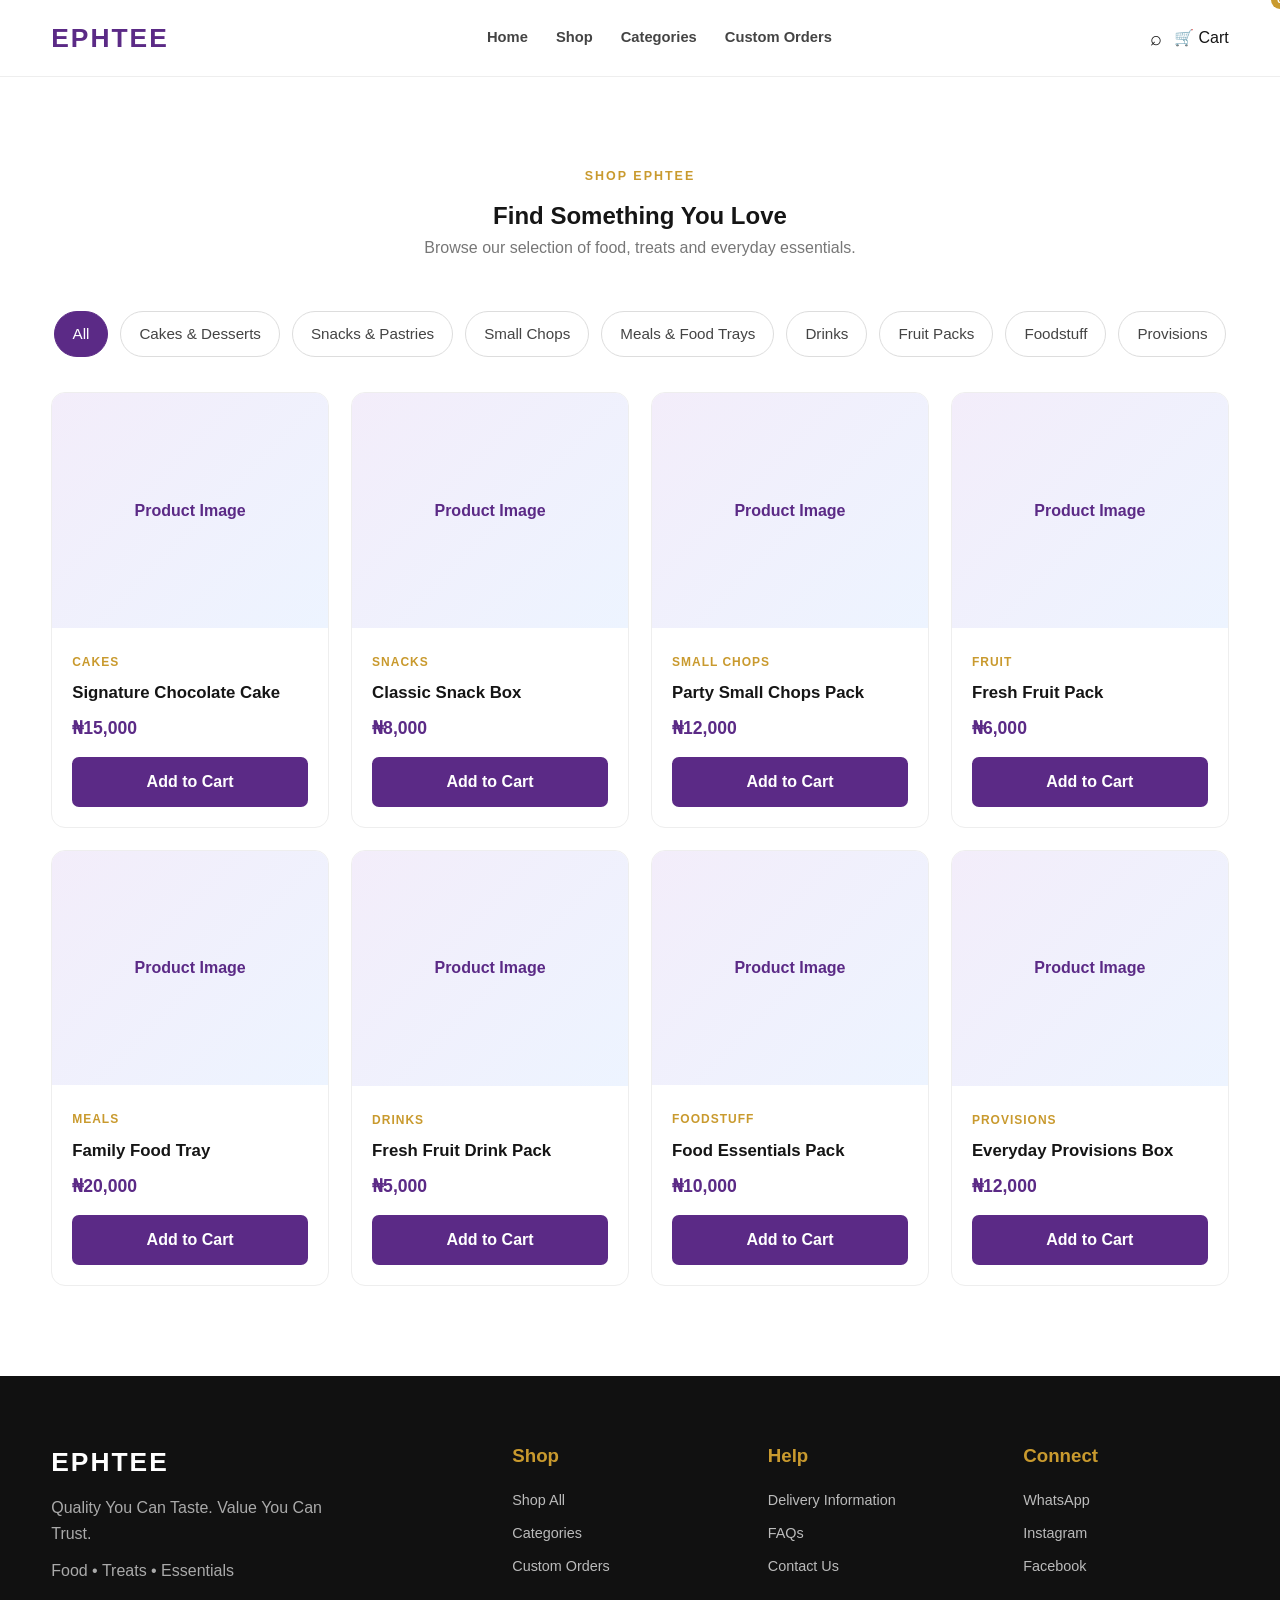
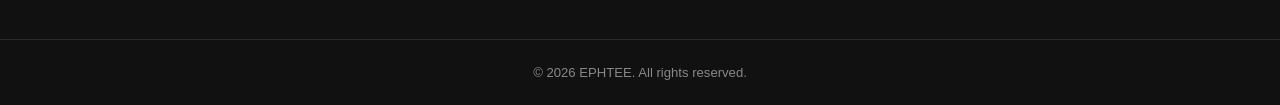
<file: shop.html>
<!DOCTYPE html>
<html lang="en">

<head>

    <meta charset="UTF-8">

    <meta name="viewport"
          content="width=device-width, initial-scale=1.0">

    <title>EPHTEE | Shop</title>

    <link rel="stylesheet" href="css/style.css">

</head>


<body>


    <!-- HEADER -->

    <header class="header">

        <div class="container header-content">


            <a href="index.html" class="logo">
                EPHTEE
            </a>


            <nav class="nav">

                <a href="index.html">
                    Home
                </a>

                <a href="shop.html">
                    Shop
                </a>

                <a href="index.html#categories">
                    Categories
                </a>

                <a href="custom-order.html">
                    Custom Orders
                </a>

            </nav>


            <div class="header-actions">

                <button
                    class="search-btn"
                    aria-label="Search">

                    ⌕

                </button>


                <a
                    href="cart.html"
                    class="cart-button">

                    🛒 Cart

                    <span class="cart-count">
                        0
                    </span>

                </a>

            </div>

        </div>

    </header>



    <!-- SHOP PAGE -->

    <main>


        <section class="shop-page section">

            <div class="container">


                <div class="section-heading">

                    <p class="eyebrow">
                        SHOP EPHTEE
                    </p>

                    <h1>
                        Find Something You Love
                    </h1>

                    <p>
                        Browse our selection of food,
                        treats and everyday essentials.
                    </p>

                </div>



                <!-- CATEGORY FILTER -->

                <div class="shop-filters">

                    <button
                        class="shop-filter active"
                        data-category="all">

                        All

                    </button>


                    <button
                        class="shop-filter"
                        data-category="cakes">

                        Cakes & Desserts

                    </button>


                    <button
                        class="shop-filter"
                        data-category="snacks">

                        Snacks & Pastries

                    </button>


                    <button
                        class="shop-filter"
                        data-category="small-chops">

                        Small Chops

                    </button>


                    <button
                        class="shop-filter"
                        data-category="meals">

                        Meals & Food Trays

                    </button>


                    <button
                        class="shop-filter"
                        data-category="drinks">

                        Drinks

                    </button>


                    <button
                        class="shop-filter"
                        data-category="fruit">

                        Fruit Packs

                    </button>


                    <button
                        class="shop-filter"
                        data-category="foodstuff">

                        Foodstuff

                    </button>


                    <button
                        class="shop-filter"
                        data-category="provisions">

                        Provisions

                    </button>

                </div>



                <!-- PRODUCTS -->

                <div class="product-grid shop-product-grid">


                    <!-- PRODUCT 1 -->

                    <article
                        class="product-card"
                        data-category="cakes">

                        <div class="product-image">

                            <span>
                                Product Image
                            </span>

                        </div>


                        <div class="product-info">

                            <span class="product-category">
                                Cakes
                            </span>

                            <h3>
                                Signature Chocolate Cake
                            </h3>

                            <p class="product-price">
                                ₦15,000
                            </p>

                            <button
                                class="btn btn-product">

                                Add to Cart

                            </button>

                        </div>

                    </article>



                    <!-- PRODUCT 2 -->

                    <article
                        class="product-card"
                        data-category="snacks">

                        <div class="product-image">

                            <span>
                                Product Image
                            </span>

                        </div>


                        <div class="product-info">

                            <span class="product-category">
                                Snacks
                            </span>

                            <h3>
                                Classic Snack Box
                            </h3>

                            <p class="product-price">
                                ₦8,000
                            </p>

                            <button
                                class="btn btn-product">

                                Add to Cart

                            </button>

                        </div>

                    </article>



                    <!-- PRODUCT 3 -->

                    <article
                        class="product-card"
                        data-category="small-chops">

                        <div class="product-image">

                            <span>
                                Product Image
                            </span>

                        </div>


                        <div class="product-info">

                            <span class="product-category">
                                Small Chops
                            </span>

                            <h3>
                                Party Small Chops Pack
                            </h3>

                            <p class="product-price">
                                ₦12,000
                            </p>

                            <button
                                class="btn btn-product">

                                Add to Cart

                            </button>

                        </div>

                    </article>



                    <!-- PRODUCT 4 -->

                    <article
                        class="product-card"
                        data-category="fruit">

                        <div class="product-image">

                            <span>
                                Product Image
                            </span>

                        </div>


                        <div class="product-info">

                            <span class="product-category">
                                Fruit
                            </span>

                            <h3>
                                Fresh Fruit Pack
                            </h3>

                            <p class="product-price">
                                ₦6,000
                            </p>

                            <button
                                class="btn btn-product">

                                Add to Cart

                            </button>

                        </div>

                    </article>



                    <!-- PRODUCT 5 -->

                    <article
                        class="product-card"
                        data-category="meals">

                        <div class="product-image">

                            <span>
                                Product Image
                            </span>

                        </div>


                        <div class="product-info">

                            <span class="product-category">
                                Meals
                            </span>

                            <h3>
                                Family Food Tray
                            </h3>

                            <p class="product-price">
                                ₦20,000
                            </p>

                            <button
                                class="btn btn-product">

                                Add to Cart

                            </button>

                        </div>

                    </article>



                    <!-- PRODUCT 6 -->

                    <article
                        class="product-card"
                        data-category="drinks">

                        <div class="product-image">

                            <span>
                                Product Image
                            </span>

                        </div>


                        <div class="product-info">

                            <span class="product-category">
                                Drinks
                            </span>

                            <h3>
                                Fresh Fruit Drink Pack
                            </h3>

                            <p class="product-price">
                                ₦5,000
                            </p>

                            <button
                                class="btn btn-product">

                                Add to Cart

                            </button>

                        </div>

                    </article>



                    <!-- PRODUCT 7 -->

                    <article
                        class="product-card"
                        data-category="foodstuff">

                        <div class="product-image">

                            <span>
                                Product Image
                            </span>

                        </div>


                        <div class="product-info">

                            <span class="product-category">
                                Foodstuff
                            </span>

                            <h3>
                                Food Essentials Pack
                            </h3>

                            <p class="product-price">
                                ₦10,000
                            </p>

                            <button
                                class="btn btn-product">

                                Add to Cart

                            </button>

                        </div>

                    </article>



                    <!-- PRODUCT 8 -->

                    <article
                        class="product-card"
                        data-category="provisions">

                        <div class="product-image">

                            <span>
                                Product Image
                            </span>

                        </div>


                        <div class="product-info">

                            <span class="product-category">
                                Provisions
                            </span>

                            <h3>
                                Everyday Provisions Box
                            </h3>

                            <p class="product-price">
                                ₦12,000
                            </p>

                            <button
                                class="btn btn-product">

                                Add to Cart

                            </button>

                        </div>

                    </article>


                </div>


            </div>

        </section>


    </main>



    <!-- FOOTER -->

    <footer class="footer">

        <div class="container footer-content">


            <div class="footer-brand">

                <a
                    href="index.html"
                    class="logo">

                    EPHTEE

                </a>


                <p>
                    Quality You Can Taste.
                    Value You Can Trust.
                </p>


                <p>
                    Food • Treats • Essentials
                </p>

            </div>



            <div class="footer-links">

                <h3>
                    Shop
                </h3>


                <a href="shop.html">
                    Shop All
                </a>


                <a href="index.html#categories">
                    Categories
                </a>


                <a href="custom-order.html">
                    Custom Orders
                </a>

            </div>



            <div class="footer-links">

                <h3>
                    Help
                </h3>


                <a href="#">
                    Delivery Information
                </a>


                <a href="#">
                    FAQs
                </a>


                <a href="#">
                    Contact Us
                </a>

            </div>



            <div class="footer-links">

                <h3>
                    Connect
                </h3>


                <a href="#">
                    WhatsApp
                </a>


                <a href="#">
                    Instagram
                </a>


                <a href="#">
                    Facebook
                </a>

            </div>

        </div>



        <div class="footer-bottom">

            <p>
                © 2026 EPHTEE. All rights reserved.
            </p>

        </div>

    </footer>



    <script src="js/script.js"></script>

</body>

</html>
</file>
<file: css/style.css>
/* =========================================
   EPHTEE — GLOBAL STYLES
   Quality You Can Taste. Value You Can Trust.
   ========================================= */

/* ---------- RESET ---------- */

* {
    margin: 0;
    padding: 0;
    box-sizing: border-box;
}

html {
    scroll-behavior: smooth;
}

body {
    font-family: Arial, Helvetica, sans-serif;
    background: #ffffff;
    color: #151515;
    line-height: 1.6;
}

a {
    text-decoration: none;
    color: inherit;
}

button {
    font: inherit;
    cursor: pointer;
    border: none;
}

img {
    max-width: 100%;
    display: block;
}


/* ---------- BRAND VARIABLES ---------- */

:root {
    --purple: #5b2a86;
    --purple-dark: #3d1c5c;
    --purple-light: #f3edfa;

    --blue: #2457a6;
    --blue-light: #edf4ff;

    --gold: #c99a2e;
    --gold-light: #f8f0d9;

    --black: #151515;
    --gray-dark: #444444;
    --gray: #777777;
    --gray-light: #f5f5f7;

    --white: #ffffff;

    --container: 1180px;
}


/* ---------- GENERAL ---------- */

.container {
    width: min(92%, var(--container));
    margin: 0 auto;
}

.section {
    padding: 90px 0;
}

.eyebrow {
    color: var(--gold);
    font-size: 0.78rem;
    font-weight: 700;
    letter-spacing: 2px;
    text-transform: uppercase;
    margin-bottom: 10px;
}

.section-heading {
    text-align: center;
    max-width: 680px;
    margin: 0 auto 50px;
}

.section-heading h2 {
    font-size: clamp(2rem, 4vw, 3rem);
    line-height: 1.15;
    color: var(--black);
    margin-bottom: 15px;
}

.section-heading p:not(.eyebrow) {
    color: var(--gray);
}


/* ---------- HEADER ---------- */

.header {
    position: sticky;
    top: 0;
    z-index: 1000;
    background: rgba(255, 255, 255, 0.96);
    border-bottom: 1px solid #eeeeee;
}

.header-content {
    min-height: 76px;
    display: flex;
    align-items: center;
    justify-content: space-between;
    gap: 30px;
}

.logo {
    color: var(--purple);
    font-size: 1.65rem;
    font-weight: 900;
    letter-spacing: 2px;
}

.nav {
    display: flex;
    align-items: center;
    gap: 28px;
}

.nav a {
    color: var(--gray-dark);
    font-size: 0.92rem;
    font-weight: 600;
    transition: 0.25s ease;
}

.nav a:hover {
    color: var(--purple);
}

.header-actions {
    display: flex;
    align-items: center;
    gap: 12px;
}

.search-btn,
.cart-btn {
    background: transparent;
    color: var(--black);
    font-size: 1.25rem;
}

.cart-btn {
    position: relative;
}

.cart-count {
    position: absolute;
    top: -9px;
    right: -9px;
    width: 18px;
    height: 18px;
    display: grid;
    place-items: center;
    border-radius: 50%;
    background: var(--gold);
    color: var(--white);
    font-size: 0.65rem;
    font-weight: 700;
}


/* ---------- BUTTONS ---------- */

.btn {
    display: inline-flex;
    align-items: center;
    justify-content: center;
    min-height: 48px;
    padding: 12px 24px;
    border-radius: 7px;
    font-weight: 700;
    transition: 0.25s ease;
}

.btn-primary {
    background: var(--purple);
    color: var(--white);
}

.btn-primary:hover {
    background: var(--purple-dark);
    transform: translateY(-2px);
}

.btn-secondary {
    background: var(--white);
    color: var(--purple);
    border: 1.5px solid var(--purple);
}

.btn-secondary:hover {
    background: var(--purple-light);
}

.btn-product {
    width: 100%;
    margin-top: 15px;
    background: var(--purple);
    color: var(--white);
}

.btn-product:hover {
    background: var(--purple-dark);
}

.btn-light {
    background: var(--white);
    color: var(--purple);
}

.btn-light:hover {
    background: var(--gold-light);
}


/* ---------- HERO ---------- */

.hero {
    background:
        linear-gradient(
            120deg,
            var(--purple-light),
            #ffffff 55%,
            var(--blue-light)
        );
    padding: 80px 0;
}

.hero-content {
    min-height: 590px;
    display: grid;
    grid-template-columns: 1fr 0.9fr;
    align-items: center;
    gap: 70px;
}

.hero-text h1 {
    max-width: 700px;
    font-size: clamp(3rem, 6vw, 5.3rem);
    line-height: 1.02;
    letter-spacing: -2px;
    margin-bottom: 25px;
}

.hero-text h1 span {
    display: block;
    color: var(--purple);
}

.hero-description {
    max-width: 600px;
    color: var(--gray-dark);
    font-size: 1.08rem;
    margin-bottom: 32px;
}

.hero-buttons {
    display: flex;
    flex-wrap: wrap;
    gap: 14px;
}

.hero-image {
    display: flex;
    justify-content: center;
}

.image-placeholder {
    width: min(100%, 500px);
    aspect-ratio: 1 / 1;
    border-radius: 30px;
    background:
        linear-gradient(
            145deg,
            var(--purple),
            var(--blue)
        );
    color: var(--white);
    display: flex;
    flex-direction: column;
    align-items: center;
    justify-content: center;
    box-shadow: 0 25px 60px rgba(61, 28, 92, 0.22);
}

.image-placeholder span {
    font-size: 3rem;
    font-weight: 900;
    letter-spacing: 5px;
}

.image-placeholder small {
    margin-top: 10px;
    opacity: 0.8;
}


/* ---------- CATEGORIES ---------- */

.categories {
    background: var(--white);
}

.category-grid {
    display: grid;
    grid-template-columns: repeat(4, 1fr);
    gap: 18px;
}

.category-card {
    padding: 28px 22px;
    background: var(--white);
    border: 1px solid #eeeeee;
    border-radius: 14px;
    transition: 0.25s ease;
}

.category-card:hover {
    transform: translateY(-5px);
    border-color: var(--purple);
    box-shadow: 0 12px 35px rgba(0, 0, 0, 0.07);
}

.category-icon {
    font-size: 2.2rem;
    margin-bottom: 15px;
}

.category-card h3 {
    font-size: 1rem;
    margin-bottom: 6px;
}

.category-card p {
    color: var(--gray);
    font-size: 0.86rem;
}


/* ---------- PRODUCTS ---------- */

.products {
    background: var(--gray-light);
}

.product-grid {
    display: grid;
    grid-template-columns: repeat(4, 1fr);
    gap: 22px;
}

.product-card {
    background: var(--white);
    border-radius: 14px;
    overflow: hidden;
    border: 1px solid #eeeeee;
}

.product-image {
    aspect-ratio: 1 / 0.85;
    background:
        linear-gradient(
            135deg,
            var(--purple-light),
            var(--blue-light)
        );
    display: grid;
    place-items: center;
    color: var(--purple);
    font-weight: 700;
}

.product-info {
    padding: 20px;
}

.product-category {
    color: var(--gold);
    font-size: 0.75rem;
    font-weight: 700;
    text-transform: uppercase;
    letter-spacing: 1px;
}

.product-info h3 {
    margin: 7px 0;
    font-size: 1.05rem;
}

.product-price {
    font-size: 1.1rem;
    font-weight: 800;
    color: var(--purple);
}


/* ---------- CUSTOM ORDER ---------- */

.custom-order {
    background: var(--purple);
    color: var(--white);
}

.custom-order-content {
    display: flex;
    align-items: center;
    justify-content: space-between;
    gap: 50px;
}

.custom-order h2 {
    font-size: clamp(2rem, 4vw, 3.5rem);
    line-height: 1.1;
    margin-bottom: 18px;
}

.custom-order p:not(.eyebrow) {
    max-width: 650px;
    color: rgba(255, 255, 255, 0.82);
}

.custom-order .eyebrow {
    color: var(--gold);
}


/* ---------- WHY EPHTEE ---------- */

.why-ephtee {
    background: var(--white);
}

.benefits-grid {
    display: grid;
    grid-template-columns: repeat(3, 1fr);
    gap: 35px;
}

.benefit {
    padding: 25px;
    border-left: 3px solid var(--gold);
}

.benefit-icon {
    width: 42px;
    height: 42px;
    display: grid;
    place-items: center;
    border-radius: 50%;
    background: var(--purple-light);
    color: var(--purple);
    font-weight: 800;
    margin-bottom: 16px;
}

.benefit h3 {
    margin-bottom: 8px;
}

.benefit p {
    color: var(--gray);
    font-size: 0.92rem;
}


/* ---------- HOW IT WORKS ---------- */

.how-it-works {
    background: var(--gray-light);
}

.steps {
    display: grid;
    grid-template-columns: repeat(4, 1fr);
    gap: 25px;
}

.step {
    position: relative;
    padding: 25px;
    background: var(--white);
    border-radius: 12px;
}

.step > span {
    color: var(--gold);
    font-weight: 900;
    font-size: 0.8rem;
}

.step h3 {
    margin: 12px 0 7px;
}

.step p {
    color: var(--gray);
    font-size: 0.9rem;
}


/* ---------- FINAL CTA ---------- */

.final-cta {
    padding: 100px 0;
    text-align: center;
    background:
        linear-gradient(
            135deg,
            var(--blue),
            var(--purple)
        );
    color: var(--white);
}

.final-cta h2 {
    font-size: clamp(2.4rem, 5vw, 4.5rem);
    line-height: 1.05;
    margin-bottom: 15px;
}

.final-cta p:not(.eyebrow) {
    margin-bottom: 28px;
    color: rgba(255, 255, 255, 0.85);
}

.final-cta .eyebrow {
    color: var(--gold);
}


/* ---------- FOOTER ---------- */

.footer {
    background: #111111;
    color: var(--white);
    padding-top: 65px;
}

.footer-content {
    display: grid;
    grid-template-columns: 2fr 1fr 1fr 1fr;
    gap: 50px;
    padding-bottom: 55px;
}

.footer .logo {
    color: var(--white);
}

.footer-brand p {
    color: #aaaaaa;
    margin-top: 12px;
    max-width: 300px;
}

.footer-links {
    display: flex;
    flex-direction: column;
    gap: 10px;
}

.footer-links h3 {
    color: var(--gold);
    margin-bottom: 8px;
}

.footer-links a {
    color: #bbbbbb;
    font-size: 0.9rem;
}

.footer-links a:hover {
    color: var(--white);
}

.footer-bottom {
    border-top: 1px solid #292929;
    padding: 22px 0;
    text-align: center;
    color: #888888;
    font-size: 0.82rem;
}


/* ---------- RESPONSIVE DESIGN ---------- */

@media (max-width: 950px) {

    .nav {
        gap: 15px;
    }

    .hero-content {
        grid-template-columns: 1fr;
        text-align: center;
    }

    .hero-description {
        margin-left: auto;
        margin-right: auto;
    }

    .hero-buttons {
        justify-content: center;
    }

    .category-grid,
    .product-grid {
        grid-template-columns: repeat(2, 1fr);
    }

    .benefits-grid {
        grid-template-columns: repeat(2, 1fr);
    }

    .steps {
        grid-template-columns: repeat(2, 1fr);
    }

    .custom-order-content {
        flex-direction: column;
        align-items: flex-start;
    }

    .footer-content {
        grid-template-columns: repeat(2, 1fr);
    }
}


@media (max-width: 650px) {

    .section {
        padding: 65px 0;
    }

    .header-content {
        min-height: 65px;
    }

    .nav {
        display: none;
    }

    .hero {
        padding: 55px 0;
    }

    .hero-content {
        min-height: auto;
        gap: 45px;
    }

    .hero-text h1 {
        font-size: 3rem;
        letter-spacing: -1px;
    }

    .category-grid,
    .product-grid,
    .benefits-grid,
    .steps {
        grid-template-columns: 1fr;
    }

    .footer-content {
        grid-template-columns: 1fr;
    }

    .custom-order-content {
        align-items: stretch;
    }

    .custom-order .btn {
        width: 100%;
    }
}
/* =========================================
   EPHTEE — CART PAGE
   ========================================= */


/* Cart items container */
#cart-items {
    display: flex;
    flex-direction: column;
    gap: 18px;
    margin-bottom: 35px;
}


/* Individual cart item */
.cart-item {
    display: flex;
    align-items: center;
    justify-content: space-between;
    gap: 25px;

    padding: 22px;

    background: var(--white);

    border: 1px solid #e8e8e8;

    border-radius: 14px;

    box-shadow: 0 5px 20px rgba(0, 0, 0, 0.05);
}


/* Product information */
.cart-item-info h3 {
    margin: 0 0 8px;

    font-size: 1.1rem;

    color: var(--black);
}


.cart-item-info p {
    margin: 0;

    color: var(--purple);

    font-weight: 700;
}


/* Cart controls */
.cart-item-controls {
    display: flex;
    align-items: center;

    gap: 12px;
}


/* Quantity buttons */
.quantity-btn {
    width: 36px;
    height: 36px;

    border: 1px solid #ddd;

    background: var(--white);

    border-radius: 8px;

    font-size: 1.2rem;

    cursor: pointer;

    transition: 0.2s ease;
}


.quantity-btn:hover {
    background: var(--purple-light);

    border-color: var(--purple);
}


/* Quantity number */
.cart-quantity {
    min-width: 25px;

    text-align: center;

    font-weight: 700;
}


/* Item total */
.cart-item-total {
    min-width: 100px;

    text-align: right;

    color: var(--black);
}


/* Remove button */
.remove-btn {
    border: none;

    background: transparent;

    color: #b00020;

    font-weight: 600;

    cursor: pointer;

    padding: 8px;
}


.remove-btn:hover {
    text-decoration: underline;
}


/* Cart summary */
.cart-summary {
    max-width: 600px;

    margin-left: auto;

    padding: 28px;

    background: var(--gray-light);

    border-radius: 16px;
}


.cart-summary h2 {
    margin-top: 0;

    margin-bottom: 25px;

    color: var(--black);
}


/* Summary rows */
.cart-summary-row {
    display: flex;

    justify-content: space-between;

    align-items: center;

    gap: 20px;

    padding: 12px 0;

    border-bottom: 1px solid #ddd;

    color: var(--gray-dark);
}


.cart-summary-row strong {
    color: var(--black);

    text-align: right;
}


/* Total */
.cart-summary-total {
    display: flex;

    justify-content: space-between;

    align-items: center;

    padding: 20px 0;

    font-size: 1.25rem;

    font-weight: 800;
}


.cart-summary-total strong {
    color: var(--purple);
}


/* Checkout button */
#checkout-button {
    width: 100%;

    margin-top: 10px;
}


/* Continue shopping */
.continue-shopping {
    display: block;

    margin-top: 18px;

    text-align: center;

    color: var(--purple);

    font-weight: 600;

    text-decoration: none;
}


.continue-shopping:hover {
    text-decoration: underline;
}


/* Empty cart */
.empty-cart {
    padding: 50px 25px;

    text-align: center;

    background: var(--gray-light);

    border-radius: 16px;
}


.empty-cart h2 {
    margin-bottom: 10px;
}


.empty-cart p {
    color: var(--gray);

    margin-bottom: 25px;
}



/* =========================================
   CART — MOBILE
   ========================================= */

@media (max-width: 650px) {

    .cart-item {
        flex-direction: column;

        align-items: flex-start;

        gap: 18px;
    }


    .cart-item-controls {
        width: 100%;

        flex-wrap: wrap;
    }


    .cart-item-total {
        margin-left: auto;

        min-width: auto;
    }


    .cart-summary {
        padding: 22px;
    }

}
/* =========================================
   EPHTEE — CHECKOUT PAGE
   ========================================= */


/* Checkout layout */
.checkout-layout {
    display: grid;

    grid-template-columns: 1.5fr 1fr;

    gap: 40px;

    align-items: start;
}


/* Checkout form container */
.checkout-form-container {
    background: var(--white);

    padding: 30px;

    border-radius: 16px;

    border: 1px solid #e8e8e8;

    box-shadow: 0 5px 20px rgba(0, 0, 0, 0.05);
}


.checkout-form-container h2 {
    margin-top: 0;

    margin-bottom: 25px;
}


/* Form groups */
.form-group {
    margin-bottom: 20px;
}


.form-group label {
    display: block;

    margin-bottom: 8px;

    font-weight: 600;

    color: var(--black);
}


.form-group label span {
    font-weight: 400;

    color: var(--gray);
}


/* Inputs */
.form-group input,
.form-group select,
.form-group textarea {
    width: 100%;

    padding: 13px 14px;

    border: 1px solid #d8d8d8;

    border-radius: 8px;

    background: var(--white);

    color: var(--black);

    font-family: inherit;

    font-size: 1rem;

    box-sizing: border-box;

    outline: none;

    transition: 0.2s ease;
}


.form-group textarea {
    resize: vertical;
}


.form-group input:focus,
.form-group select:focus,
.form-group textarea:focus {
    border-color: var(--purple);

    box-shadow: 0 0 0 3px var(--purple-light);
}


/* Checkout button */
.checkout-submit {
    width: 100%;

    margin-top: 10px;
}


/* Order summary */
.checkout-summary {
    position: sticky;

    top: 20px;

    padding: 28px;

    background: var(--gray-light);

    border-radius: 16px;

    border: 1px solid #e5e5e5;
}


.checkout-summary h2 {
    margin-top: 0;

    margin-bottom: 25px;
}


/* Individual checkout item */
.checkout-item {
    display: flex;

    justify-content: space-between;

    gap: 20px;

    padding: 15px 0;

    border-bottom: 1px solid #ddd;
}


.checkout-item strong {
    color: var(--black);
}


.checkout-item p {
    margin: 6px 0 0;

    color: var(--gray);

    font-size: 0.9rem;
}


/* Checkout total */
.checkout-summary-total {
    display: flex;

    justify-content: space-between;

    align-items: center;

    padding: 22px 0;

    font-size: 1.25rem;

    font-weight: 800;
}


.checkout-summary-total strong {
    color: var(--purple);
}


/* Edit cart */
.edit-cart {
    display: block;

    text-align: center;

    color: var(--purple);

    font-weight: 600;

    text-decoration: none;
}


.edit-cart:hover {
    text-decoration: underline;
}



/* =========================================
   CHECKOUT — MOBILE
   ========================================= */

@media (max-width: 950px) {

    .checkout-layout {
        grid-template-columns: 1fr;

        gap: 25px;
    }


    .checkout-summary {
        position: static;
    }

}


@media (max-width: 650px) {

    .checkout-form-container,
    .checkout-summary {
        padding: 20px;
    }


    .checkout-item {
        gap: 10px;
    }

}
/* =========================================
   EPHTEE — CUSTOM ORDER PAGE
   ========================================= */


/* Custom order layout */
.custom-order-layout {
    display: grid;

    grid-template-columns: 1.5fr 1fr;

    gap: 40px;

    align-items: start;
}


/* Form container */
.custom-order-form-container {
    background: var(--white);

    padding: 30px;

    border-radius: 16px;

    border: 1px solid #e8e8e8;

    box-shadow: 0 5px 20px rgba(0, 0, 0, 0.05);
}


.custom-order-form-container h2 {
    margin-top: 0;

    margin-bottom: 25px;
}


/* Custom order information */
.custom-order-info {
    padding: 28px;

    background: var(--gray-light);

    border-radius: 16px;

    border: 1px solid #e5e5e5;
}


.custom-order-info h2 {
    margin-top: 0;

    margin-bottom: 25px;
}


/* Individual steps */
.custom-step {
    padding: 18px 0;

    border-bottom: 1px solid #ddd;
}


.custom-step:last-of-type {
    border-bottom: none;
}


.custom-step strong {
    display: block;

    margin-bottom: 6px;

    color: var(--purple);

    font-size: 1.05rem;
}


.custom-step p {
    margin: 0;

    color: var(--gray-dark);

    line-height: 1.6;
}


/* EPHTEE promise */
.custom-order-note {
    margin-top: 25px;

    padding: 20px;

    background: var(--purple-light);

    border-left: 4px solid var(--gold);

    border-radius: 8px;
}


.custom-order-note strong {
    display: block;

    margin-bottom: 8px;

    color: var(--purple-dark);
}


.custom-order-note p {
    margin: 0;

    color: var(--gray-dark);

    line-height: 1.6;
}



/* =========================================
   CUSTOM ORDER — MOBILE
   ========================================= */

@media (max-width: 950px) {

    .custom-order-layout {
        grid-template-columns: 1fr;

        gap: 25px;
    }

}


@media (max-width: 650px) {

    .custom-order-form-container,
    .custom-order-info {
        padding: 20px;
    }

}
/* =========================================
   EPHTEE — SHOP FILTERS
   ========================================= */

.shop-filters {
    display: flex;

    flex-wrap: wrap;

    gap: 12px;

    margin-bottom: 35px;

    justify-content: center;
}


.shop-filter {
    padding: 10px 18px;

    border: 1px solid #ddd;

    border-radius: 30px;

    background: var(--white);

    color: var(--gray-dark);

    font-family: inherit;

    font-size: 0.95rem;

    cursor: pointer;

    transition: all 0.2s ease;
}


.shop-filter:hover {
    border-color: var(--purple);

    color: var(--purple);
}


.shop-filter.active {
    background: var(--purple);

    border-color: var(--purple);

    color: var(--white);
}


@media (max-width: 650px) {

    .shop-filters {
        justify-content: flex-start;

        gap: 8px;
    }


    .shop-filter {
        padding: 9px 14px;

        font-size: 0.9rem;
    }

}
</file>
